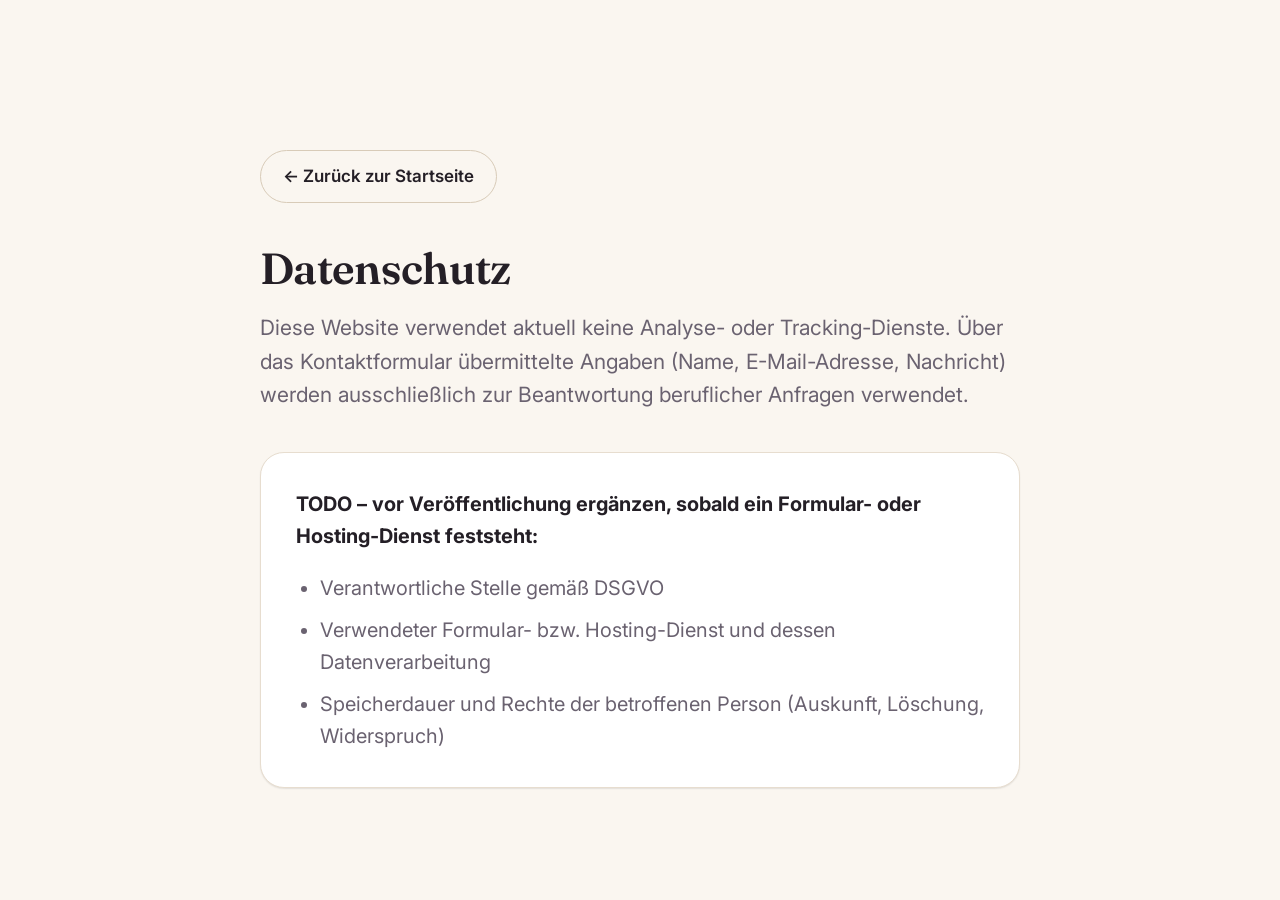
<file: shara-portfolio/datenschutz.html>
<!DOCTYPE html>
<html lang="de" data-theme="light">
<head>
  <meta charset="UTF-8" />
  <meta name="viewport" content="width=device-width, initial-scale=1.0" />
  <meta name="robots" content="noindex, follow" />
  <title>Datenschutz | Haskar Shara Bor</title>
  <link rel="icon" type="image/svg+xml" href="assets/favicon.svg" />
  <link rel="preconnect" href="https://fonts.googleapis.com" />
  <link rel="preconnect" href="https://fonts.gstatic.com" crossorigin />
  <link href="https://fonts.googleapis.com/css2?family=Fraunces:ital,opsz,wght@0,9..144,500;0,9..144,600;1,9..144,500&family=Inter:wght@400;500;600;700;800&display=swap" rel="stylesheet" />
  <link rel="stylesheet" href="css/style.css" />
</head>
<body>
  <main id="main" class="section container" style="padding-top: calc(var(--nav-h) + 3rem); max-width: 760px;">
    <a href="index.html" class="btn btn--ghost btn--sm" style="margin-bottom: 2rem;">&larr; Zurück zur Startseite</a>
    <h1 class="section-title">Datenschutz</h1>
    <p class="section-lead" style="margin-bottom: 2rem;">
      Diese Website verwendet aktuell keine Analyse- oder Tracking-Dienste. Über das Kontaktformular
      übermittelte Angaben (Name, E-Mail-Adresse, Nachricht) werden ausschließlich zur Beantwortung
      beruflicher Anfragen verwendet.
    </p>
    <div class="card" style="padding: 1.75rem;">
      <p><strong>TODO – vor Veröffentlichung ergänzen, sobald ein Formular- oder Hosting-Dienst feststeht:</strong></p>
      <ul style="margin-top: 1rem; display: grid; gap: 0.5rem; padding-left: 1.2rem; list-style: disc; color: var(--color-text-muted);">
        <li>Verantwortliche Stelle gemäß DSGVO</li>
        <li>Verwendeter Formular- bzw. Hosting-Dienst und dessen Datenverarbeitung</li>
        <li>Speicherdauer und Rechte der betroffenen Person (Auskunft, Löschung, Widerspruch)</li>
      </ul>
    </div>
  </main>
</body>
</html>
</file>
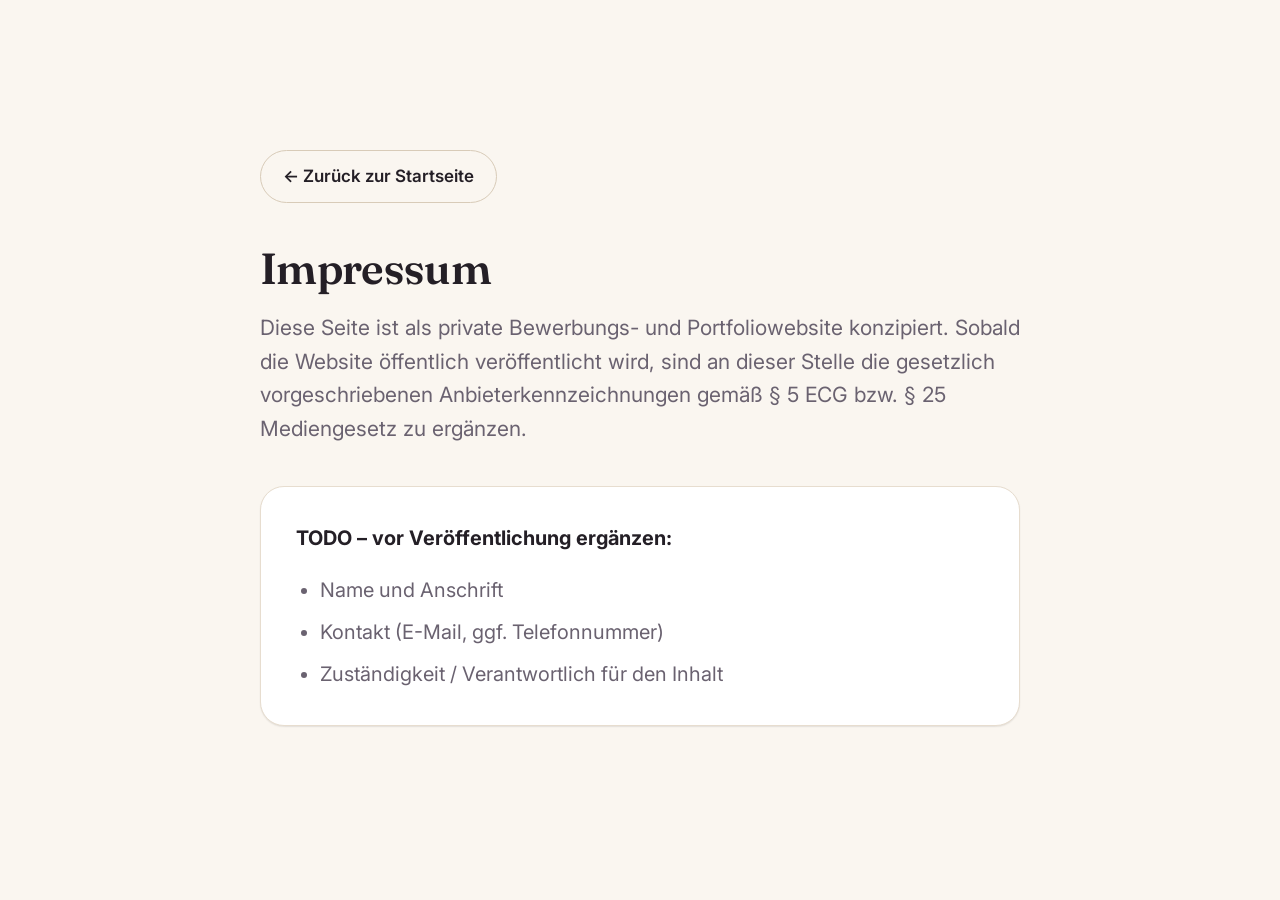
<file: shara-portfolio/impressum.html>
<!DOCTYPE html>
<html lang="de" data-theme="light">
<head>
  <meta charset="UTF-8" />
  <meta name="viewport" content="width=device-width, initial-scale=1.0" />
  <meta name="robots" content="noindex, follow" />
  <title>Impressum | Haskar Shara Bor</title>
  <link rel="icon" type="image/svg+xml" href="assets/favicon.svg" />
  <link rel="preconnect" href="https://fonts.googleapis.com" />
  <link rel="preconnect" href="https://fonts.gstatic.com" crossorigin />
  <link href="https://fonts.googleapis.com/css2?family=Fraunces:ital,opsz,wght@0,9..144,500;0,9..144,600;1,9..144,500&family=Inter:wght@400;500;600;700;800&display=swap" rel="stylesheet" />
  <link rel="stylesheet" href="css/style.css" />
</head>
<body>
  <main id="main" class="section container" style="padding-top: calc(var(--nav-h) + 3rem); max-width: 760px;">
    <a href="index.html" class="btn btn--ghost btn--sm" style="margin-bottom: 2rem;">&larr; Zurück zur Startseite</a>
    <h1 class="section-title">Impressum</h1>
    <p class="section-lead" style="margin-bottom: 2rem;">
      Diese Seite ist als private Bewerbungs- und Portfoliowebsite konzipiert. Sobald die Website öffentlich
      veröffentlicht wird, sind an dieser Stelle die gesetzlich vorgeschriebenen Anbieterkennzeichnungen
      gemäß § 5 ECG bzw. § 25 Mediengesetz zu ergänzen.
    </p>
    <div class="card" style="padding: 1.75rem;">
      <p><strong>TODO – vor Veröffentlichung ergänzen:</strong></p>
      <ul style="margin-top: 1rem; display: grid; gap: 0.5rem; padding-left: 1.2rem; list-style: disc; color: var(--color-text-muted);">
        <li>Name und Anschrift</li>
        <li>Kontakt (E-Mail, ggf. Telefonnummer)</li>
        <li>Zuständigkeit / Verantwortlich für den Inhalt</li>
      </ul>
    </div>
  </main>
</body>
</html>
</file>
<file: shara-portfolio/css/style.css>
/* =========================================================
   Haskar Shara Bor – Portfolio
   Design System & Layout
   ========================================================= */

:root {
  color-scheme: light;

  /* --- Palette (light) --- */
  --color-bg: #faf6f0;
  --color-bg-alt: #f2ebe1;
  --color-surface: #ffffff;
  --color-surface-alt: #fbf8f4;
  --color-text: #241f26;
  --color-text-muted: #6a6270;
  --color-text-soft: #8b8390;
  --color-border: #e7ddcf;
  --color-border-strong: #d8cbb8;

  --color-accent: #7c2a3a;
  --color-accent-dark: #591d29;
  --color-accent-soft: #f4e2e0;
  --color-accent-contrast: #ffffff;
  --color-gold: #a9803f;
  --color-gold-soft: #f2e8d4;

  --color-success: #2f6d4f;
  --color-danger: #b3402f;

  --shadow-sm: 0 1px 2px rgba(36, 31, 38, 0.06), 0 1px 1px rgba(36, 31, 38, 0.04);
  --shadow-md: 0 8px 24px -8px rgba(36, 31, 38, 0.16);
  --shadow-lg: 0 24px 48px -16px rgba(36, 31, 38, 0.22);

  --radius-sm: 10px;
  --radius-md: 16px;
  --radius-lg: 24px;
  --radius-pill: 999px;

  --font-display: "Fraunces", "Iowan Old Style", Georgia, serif;
  --font-body: "Inter", -apple-system, BlinkMacSystemFont, "Segoe UI", sans-serif;

  --container-w: 1320px;

  --transition-fast: 160ms ease;
  --transition-base: 260ms cubic-bezier(0.22, 1, 0.36, 1);
  --transition-slow: 480ms cubic-bezier(0.22, 1, 0.36, 1);

  --nav-h: 90px;
}

[data-theme="dark"] {
  color-scheme: dark;

  --color-bg: #18141b;
  --color-bg-alt: #201a23;
  --color-surface: #241e28;
  --color-surface-alt: #2a232e;
  --color-text: #f4efe9;
  --color-text-muted: #bcb2ba;
  --color-text-soft: #948a92;
  --color-border: #38303c;
  --color-border-strong: #463c4a;

  --color-accent: #e08a97;
  --color-accent-dark: #f0aab3;
  --color-accent-soft: #3a2429;
  --color-accent-contrast: #241017;
  --color-gold: #d8b876;
  --color-gold-soft: #362d1f;

  --shadow-sm: 0 1px 2px rgba(0, 0, 0, 0.3);
  --shadow-md: 0 8px 24px -8px rgba(0, 0, 0, 0.5);
  --shadow-lg: 0 24px 48px -16px rgba(0, 0, 0, 0.6);
}

/* =========================================================
   Reset
   ========================================================= */

*,
*::before,
*::after {
  box-sizing: border-box;
}

html {
  scroll-behavior: smooth;
  -webkit-text-size-adjust: 100%;
  /* Basis für alle rem-Werte: 20px statt Browser-Default 16px,
     damit die gesamte UI (Überschriften, Buttons, Tags, Abstände)
     überall gleich groß rendert – muss auf html stehen, nicht auf body,
     da rem sich ausschließlich auf das Root-Element bezieht. */
  font-size: 20px;
}

body {
  margin: 0;
  background: var(--color-bg);
  color: var(--color-text);
  font-family: var(--font-body);
  font-size: 1rem;
  line-height: 1.6;
  -webkit-font-smoothing: antialiased;
  overflow-x: hidden;
  transition: background var(--transition-base), color var(--transition-base);
}

img,
video {
  max-width: 100%;
  display: block;
}

a {
  color: inherit;
  text-decoration: none;
}

ul {
  margin: 0;
  padding: 0;
  list-style: none;
}

button {
  font: inherit;
  color: inherit;
  background: none;
  border: none;
  cursor: pointer;
}

h1,
h2,
h3,
h4 {
  font-family: var(--font-display);
  font-weight: 600;
  line-height: 1.15;
  margin: 0;
  color: var(--color-text);
}

p {
  margin: 0;
}

svg {
  display: block;
}

.icon {
  width: 20px;
  height: 20px;
  fill: none;
  stroke: currentColor;
  stroke-width: 1.8;
  stroke-linecap: round;
  stroke-linejoin: round;
  flex-shrink: 0;
}

:focus-visible {
  outline: 3px solid var(--color-accent);
  outline-offset: 3px;
  border-radius: 4px;
}

@media (prefers-reduced-motion: reduce) {
  html {
    scroll-behavior: auto;
  }
  *,
  *::before,
  *::after {
    animation-duration: 0.001ms !important;
    animation-iteration-count: 1 !important;
    transition-duration: 0.001ms !important;
    scroll-behavior: auto !important;
  }
}

.sr-only {
  position: absolute;
  width: 1px;
  height: 1px;
  padding: 0;
  margin: -1px;
  overflow: hidden;
  clip: rect(0, 0, 0, 0);
  white-space: nowrap;
  border: 0;
}

.skip-link {
  position: absolute;
  left: 1rem;
  top: -80px;
  background: var(--color-accent);
  color: var(--color-accent-contrast);
  padding: 0.75rem 1.25rem;
  border-radius: var(--radius-sm);
  z-index: 2000;
  transition: top var(--transition-fast);
  font-weight: 600;
}

.skip-link:focus {
  top: 1rem;
}

/* =========================================================
   Layout helpers
   ========================================================= */

.container {
  width: 100%;
  max-width: var(--container-w);
  margin-inline: auto;
  padding-inline: 1.5rem;
}

section {
  scroll-margin-top: calc(var(--nav-h) + 12px);
}

.section {
  padding: clamp(4rem, 8vw, 7rem) 0;
}

.section--alt {
  background:
    radial-gradient(70% 55% at 10% 0%, color-mix(in srgb, var(--color-accent) 5%, transparent), transparent 62%),
    radial-gradient(60% 50% at 95% 100%, color-mix(in srgb, var(--color-gold) 5%, transparent), transparent 60%),
    var(--color-bg-alt);
}

.section-head {
  max-width: 720px;
  margin-bottom: clamp(2.5rem, 5vw, 3.5rem);
}

/* Eyebrow als Pill-Chip statt Linie – wirkt moderner und rahmt die Section-Köpfe */
.eyebrow {
  display: inline-flex;
  align-items: center;
  gap: 0.5rem;
  font-size: 0.78rem;
  font-weight: 600;
  letter-spacing: 0.08em;
  text-transform: uppercase;
  color: var(--color-accent);
  background: color-mix(in srgb, var(--color-accent-soft) 72%, transparent);
  border: 1px solid color-mix(in srgb, var(--color-accent) 22%, transparent);
  padding: 0.42rem 0.95rem;
  border-radius: var(--radius-pill);
  margin-bottom: 1rem;
}

.eyebrow::before {
  content: "";
  width: 7px;
  height: 7px;
  background: var(--color-accent);
  border-radius: 50%;
}

.section-title {
  font-size: clamp(1.8rem, 3.4vw, 2.6rem);
  letter-spacing: -0.015em;
  margin-bottom: 0.9rem;
}

.section-lead {
  color: var(--color-text-muted);
  font-size: 1.05rem;
  max-width: 60ch;
}

/* Buttons */

.btn {
  display: inline-flex;
  align-items: center;
  gap: 0.55rem;
  padding: 0.85rem 1.5rem;
  border-radius: var(--radius-pill);
  font-weight: 600;
  font-size: 0.95rem;
  transition: transform var(--transition-fast), box-shadow var(--transition-fast), background var(--transition-fast), color var(--transition-fast), border-color var(--transition-fast);
  border: 1px solid transparent;
  white-space: nowrap;
}

.btn:hover {
  transform: translateY(-2px);
}

.btn--primary {
  position: relative;
  overflow: hidden;
  background: linear-gradient(135deg, var(--color-accent), var(--color-accent-dark));
  color: var(--color-accent-contrast);
  box-shadow: inset 0 1px 0 rgba(255, 255, 255, 0.18), var(--shadow-sm);
}

/* Dezenter Licht-Sheen, der beim Hover über den Button läuft */
.btn--primary::after {
  content: "";
  position: absolute;
  inset: 0;
  background: linear-gradient(110deg, transparent 30%, rgba(255, 255, 255, 0.25) 50%, transparent 70%);
  transform: translateX(-130%);
  transition: transform 600ms ease;
  pointer-events: none;
}

.btn--primary:hover {
  box-shadow: inset 0 1px 0 rgba(255, 255, 255, 0.18), var(--shadow-md);
}

.btn--primary:hover::after {
  transform: translateX(130%);
}

.btn--secondary {
  background: var(--color-surface);
  color: var(--color-text);
  border-color: var(--color-border-strong);
}

.btn--secondary:hover {
  border-color: var(--color-accent);
  color: var(--color-accent);
}

.btn--ghost {
  background: transparent;
  color: var(--color-text);
  border-color: var(--color-border-strong);
}

.btn--ghost:hover {
  border-color: var(--color-accent);
  color: var(--color-accent);
}

.btn--sm {
  padding: 0.6rem 1.1rem;
  font-size: 0.85rem;
}

.btn[disabled],
.btn.is-disabled {
  opacity: 0.5;
  cursor: not-allowed;
  transform: none !important;
  box-shadow: none !important;
}

.btn-row {
  display: flex;
  flex-wrap: wrap;
  gap: 0.9rem;
}

.tag {
  display: inline-flex;
  align-items: center;
  gap: 0.4rem;
  padding: 0.4rem 0.85rem;
  border-radius: var(--radius-pill);
  background: var(--color-surface);
  border: 1px solid var(--color-border);
  font-size: 0.82rem;
  font-weight: 500;
  color: var(--color-text-muted);
}

.card {
  background: var(--color-surface);
  border: 1px solid var(--color-border);
  border-radius: var(--radius-lg);
  box-shadow: var(--shadow-sm);
  transition: box-shadow var(--transition-base), transform var(--transition-base), border-color var(--transition-base);
}

.card:hover {
  box-shadow: var(--shadow-md);
  border-color: var(--color-border-strong);
}

/* =========================================================
   Navigation
   ========================================================= */

.nav {
  position: fixed;
  top: 0;
  left: 0;
  right: 0;
  height: var(--nav-h);
  z-index: 1000;
  display: flex;
  align-items: center;
  background: color-mix(in srgb, var(--color-bg) 78%, transparent);
  backdrop-filter: blur(14px) saturate(140%);
  -webkit-backdrop-filter: blur(14px) saturate(140%);
  border-bottom: 1px solid transparent;
  transition: border-color var(--transition-base), box-shadow var(--transition-base), background var(--transition-base);
}

.nav.is-scrolled {
  border-bottom-color: var(--color-border);
  box-shadow: var(--shadow-sm);
}

.nav__inner {
  display: flex;
  align-items: center;
  justify-content: space-between;
  gap: 1rem;
  width: 100%;
}

.nav__brand {
  display: flex;
  align-items: center;
  gap: 0.7rem;
  font-weight: 600;
}

.nav__logo {
  display: inline-flex;
  align-items: center;
  justify-content: center;
  width: 40px;
  height: 40px;
  border-radius: 50%;
  background: linear-gradient(135deg, var(--color-accent), var(--color-accent-dark));
  color: var(--color-accent-contrast);
  font-family: var(--font-display);
  font-size: 1rem;
  letter-spacing: 0.02em;
}

.nav__name {
  font-size: 0.98rem;
  color: var(--color-text);
  white-space: nowrap;
}

.nav__name-sub {
  display: block;
  font-size: 0.72rem;
  font-weight: 400;
  color: var(--color-text-muted);
  white-space: nowrap;
}

.nav__links {
  display: flex;
  align-items: center;
  gap: 0.25rem;
}

.nav__link {
  position: relative;
  padding: 0.55rem 0.65rem;
  border-radius: var(--radius-pill);
  font-size: 0.82rem;
  font-weight: 500;
  white-space: nowrap;
  color: var(--color-text-muted);
  transition: color var(--transition-fast), background var(--transition-fast);
}

.nav__link:hover {
  color: var(--color-text);
  background: var(--color-bg-alt);
}

.nav__link.is-active {
  color: var(--color-accent);
  background: var(--color-accent-soft);
}

.nav__actions {
  display: flex;
  align-items: center;
  gap: 0.5rem;
}

.icon-btn {
  display: inline-flex;
  align-items: center;
  justify-content: center;
  width: 42px;
  height: 42px;
  border-radius: 50%;
  border: 1px solid var(--color-border);
  color: var(--color-text);
  transition: border-color var(--transition-fast), color var(--transition-fast), background var(--transition-fast);
}

.icon-btn:hover {
  border-color: var(--color-accent);
  color: var(--color-accent);
}

.lang-toggle {
  font-family: var(--font-body);
  font-size: 0.8rem;
  font-weight: 700;
  letter-spacing: 0.02em;
}

.theme-toggle .icon-sun {
  display: none;
}

[data-theme="dark"] .theme-toggle .icon-sun {
  display: block;
}

[data-theme="dark"] .theme-toggle .icon-moon {
  display: none;
}

.nav__burger {
  display: none;
  width: 42px;
  height: 42px;
  border-radius: 50%;
  border: 1px solid var(--color-border);
  align-items: center;
  justify-content: center;
  position: relative;
}

.nav__burger span {
  position: absolute;
  width: 18px;
  height: 2px;
  background: currentColor;
  border-radius: 2px;
  transition: transform var(--transition-fast), opacity var(--transition-fast);
}

.nav__burger span:nth-child(1) {
  transform: translateY(-6px);
}

.nav__burger span:nth-child(3) {
  transform: translateY(6px);
}

.nav__burger[aria-expanded="true"] span:nth-child(1) {
  transform: rotate(45deg);
}

.nav__burger[aria-expanded="true"] span:nth-child(2) {
  opacity: 0;
}

.nav__burger[aria-expanded="true"] span:nth-child(3) {
  transform: rotate(-45deg);
}

/* Mobile nav */

/* Etwas unterhalb der vollen Breite: Untertitel ausblenden, damit die
   8 Nav-Links neben dem Brand-Text Platz haben (größere rem-Basis). */
@media (max-width: 1399px) {
  .nav__name-sub {
    display: none;
  }
}

/* Burger-Menü früher aktivieren: mit 20px rem-Basis passen die 8 Links
   erst ab ~1250px Viewport-Breite einzeilig in den Header. */
@media (max-width: 1249px) {
  .nav__links {
    position: fixed;
    top: var(--nav-h);
    left: 0;
    right: 0;
    height: calc(100vh - var(--nav-h));
    height: calc(100dvh - var(--nav-h));
    flex-direction: column;
    align-items: stretch;
    gap: 0.25rem;
    background: var(--color-bg);
    padding: 1.5rem;
    transform: translateX(100%);
    transition: transform var(--transition-base);
    overflow-y: auto;
  }

  .nav__links.is-open {
    transform: translateX(0);
  }

  .nav__link {
    padding: 0.95rem 1rem;
    font-size: 1.05rem;
    border-radius: var(--radius-md);
  }

  .nav__burger {
    display: inline-flex;
  }

  .nav__name-sub {
    display: none;
  }
}

/* Back to top */

.back-to-top {
  position: fixed;
  right: 1.5rem;
  bottom: 1.5rem;
  width: 48px;
  height: 48px;
  border-radius: 50%;
  background: var(--color-accent);
  color: var(--color-accent-contrast);
  display: flex;
  align-items: center;
  justify-content: center;
  box-shadow: var(--shadow-md);
  opacity: 0;
  visibility: hidden;
  transform: translateY(12px);
  transition: opacity var(--transition-base), transform var(--transition-base), visibility var(--transition-base);
  z-index: 900;
}

.back-to-top.is-visible {
  opacity: 1;
  visibility: visible;
  transform: translateY(0);
}

.back-to-top:hover {
  background: var(--color-accent-dark);
}

/* =========================================================
   Hero
   ========================================================= */

.hero {
  position: relative;
  padding-top: calc(var(--nav-h) + clamp(2.5rem, 6vw, 5rem));
  padding-bottom: clamp(3rem, 6vw, 5rem);
  overflow: hidden;
}

.hero::before {
  content: "";
  position: absolute;
  inset: -20% -10% auto -10%;
  height: 620px;
  background: radial-gradient(60% 60% at 30% 20%, color-mix(in srgb, var(--color-accent) 16%, transparent), transparent 70%),
    radial-gradient(50% 50% at 80% 10%, color-mix(in srgb, var(--color-gold) 14%, transparent), transparent 70%);
  pointer-events: none;
  z-index: 0;
}

.hero__inner {
  position: relative;
  z-index: 1;
  display: grid;
  grid-template-columns: 1.15fr 0.85fr;
  gap: clamp(2rem, 5vw, 4rem);
  align-items: center;
}

.hero__title {
  font-size: clamp(2.3rem, 5vw, 3.6rem);
  letter-spacing: -0.01em;
}

.hero__title em {
  font-style: italic;
  background: linear-gradient(100deg, var(--color-accent) 20%, var(--color-gold) 95%);
  -webkit-background-clip: text;
  background-clip: text;
  color: transparent;
}

.hero__subtitle {
  margin-top: 1.35rem;
  font-size: 1.1rem;
  color: var(--color-text-muted);
  max-width: 56ch;
}

.hero__facts {
  display: flex;
  flex-wrap: wrap;
  gap: 0.6rem;
  margin-top: 1.75rem;
}

.hero__actions {
  margin-top: 2.25rem;
}

.hero__portrait-wrap {
  position: relative;
  display: flex;
  justify-content: center;
}

/* Weicher Akzent-Glow hinter dem Porträt */
.hero__portrait-wrap::before {
  content: "";
  position: absolute;
  width: 82%;
  aspect-ratio: 1;
  border-radius: 50%;
  top: -7%;
  right: -5%;
  background: radial-gradient(circle, color-mix(in srgb, var(--color-accent) 20%, transparent), transparent 70%);
  pointer-events: none;
  z-index: 0;
}

.hero__portrait-frame {
  position: relative;
  z-index: 1;
  width: min(100%, 380px);
  aspect-ratio: 4 / 5;
  border-radius: calc(var(--radius-lg) + 6px);
  overflow: hidden;
  box-shadow: 0 0 0 6px color-mix(in srgb, var(--color-surface) 65%, transparent), var(--shadow-lg);
  border: 1px solid var(--color-border);
}

.hero__portrait-frame img {
  width: 100%;
  height: 100%;
  object-fit: cover;
}

.hero__portrait-badge {
  position: absolute;
  bottom: -18px;
  left: -18px;
  background: var(--color-surface);
  border: 1px solid var(--color-border);
  border-radius: var(--radius-md);
  padding: 0.9rem 1.15rem;
  box-shadow: var(--shadow-md);
  display: flex;
  align-items: center;
  gap: 0.6rem;
  max-width: 230px;
}

.hero__portrait-badge .icon {
  color: var(--color-accent);
}

.hero__portrait-badge strong {
  display: block;
  font-size: 0.85rem;
}

.hero__portrait-badge span {
  display: block;
  font-size: 0.76rem;
  color: var(--color-text-muted);
}

@media (max-width: 900px) {
  .hero__inner {
    grid-template-columns: 1fr;
    text-align: left;
  }

  .hero__portrait-wrap {
    order: -1;
    margin-bottom: 1rem;
  }

  .hero__portrait-frame {
    width: min(100%, 300px);
  }
}

/* =========================================================
   About / Das bin ich
   ========================================================= */

.about__grid {
  display: grid;
  grid-template-columns: 1.05fr 0.95fr;
  gap: clamp(2.5rem, 5vw, 4rem);
  align-items: start;
}

.about__text > p + p {
  margin-top: 1.1rem;
}

.about__traits {
  display: grid;
  grid-template-columns: repeat(2, 1fr);
  gap: 0.9rem;
  margin-top: 1.75rem;
}

.trait {
  display: flex;
  align-items: flex-start;
  gap: 0.7rem;
  padding: 0.9rem 1rem;
  border-radius: var(--radius-md);
  background: var(--color-surface);
  border: 1px solid var(--color-border);
}

.trait .icon {
  color: var(--color-accent);
  margin-top: 0.15rem;
}

.trait strong {
  display: block;
  font-size: 0.92rem;
}

.trait span {
  font-size: 0.82rem;
  color: var(--color-text-muted);
}

.highlight-card {
  margin-top: 2rem;
  padding: 1.5rem;
  border-radius: var(--radius-lg);
  background: linear-gradient(135deg, var(--color-accent-soft), var(--color-gold-soft));
  border: 1px solid var(--color-border);
  display: flex;
  gap: 1rem;
}

.highlight-card__icon {
  flex-shrink: 0;
  width: 52px;
  height: 52px;
  border-radius: 50%;
  background: var(--color-accent);
  color: var(--color-accent-contrast);
  display: flex;
  align-items: center;
  justify-content: center;
}

.highlight-card__body h3 {
  font-size: 1.05rem;
  margin-bottom: 0.4rem;
}

.highlight-card__body p {
  font-size: 0.92rem;
  color: var(--color-text-muted);
}

.girlsday-gallery {
  display: grid;
  grid-template-columns: 1.2fr 1fr;
  gap: 0.9rem;
}

.girlsday-gallery__item {
  position: relative;
  border-radius: var(--radius-lg);
  overflow: hidden;
  border: 1px solid var(--color-border);
  box-shadow: var(--shadow-sm);
  cursor: zoom-in;
  background: var(--color-surface);
}

.girlsday-gallery__item:first-child {
  grid-row: span 2;
}

.girlsday-gallery__item img {
  width: 100%;
  height: 100%;
  object-fit: cover;
  transition: transform var(--transition-slow);
}

.girlsday-gallery__item:hover img {
  transform: scale(1.05);
}

.girlsday-gallery__item::after {
  content: "";
  position: absolute;
  inset: 0;
  background: linear-gradient(to top, rgba(0, 0, 0, 0.35), transparent 45%);
  opacity: 0;
  transition: opacity var(--transition-fast);
}

.girlsday-gallery__item:hover::after {
  opacity: 1;
}

.girlsday-gallery__caption {
  position: absolute;
  left: 0.9rem;
  bottom: 0.8rem;
  color: #fff;
  font-size: 0.8rem;
  font-weight: 600;
  opacity: 0;
  transform: translateY(6px);
  transition: opacity var(--transition-fast), transform var(--transition-fast);
}

.girlsday-gallery__item:hover .girlsday-gallery__caption {
  opacity: 1;
  transform: translateY(0);
}

@media (max-width: 900px) {
  .about__grid {
    grid-template-columns: 1fr;
  }

  .about__traits {
    grid-template-columns: 1fr 1fr;
  }
}

@media (max-width: 560px) {
  .about__traits {
    grid-template-columns: 1fr;
  }

  .girlsday-gallery {
    grid-template-columns: 1fr;
  }

  .girlsday-gallery__item:first-child {
    grid-row: auto;
  }

  .girlsday-gallery__item {
    aspect-ratio: 4/3;
  }
}

/* =========================================================
   Diplomarbeit Case Study
   ========================================================= */

.diploma {
  position: relative;
}

.diploma__meta {
  display: flex;
  flex-wrap: wrap;
  gap: 0.6rem;
  margin: 1rem 0 1.75rem;
}

.diploma__video {
  border-radius: var(--radius-lg);
  overflow: hidden;
  border: 1px solid var(--color-border);
  box-shadow: var(--shadow-lg);
  background: #000;
  margin-bottom: clamp(2.5rem, 5vw, 3.5rem);
}

.diploma__video iframe {
  width: 100%;
  display: block;
  aspect-ratio: 16 / 9;
  min-height: 320px;
  border: 0;
  background: #000;
}

.diploma__video-caption {
  padding: 0.9rem 1.25rem 0.4rem;
  background: var(--color-surface);
  color: var(--color-text-muted);
  font-size: 0.85rem;
  border-top: 1px solid var(--color-border);
}

.diploma__video-fallback {
  padding: 0 1.25rem 1rem;
  background: var(--color-surface);
  color: var(--color-text-muted);
  font-size: 0.85rem;
}

.diploma__video-fallback a {
  color: var(--color-accent);
  text-decoration: underline;
}

.case-study {
  display: grid;
  gap: 1.1rem;
}

.case-step {
  display: grid;
  grid-template-columns: 56px 1fr;
  gap: 1.1rem;
  padding: 1.4rem;
  border-radius: var(--radius-lg);
  background: var(--color-surface);
  border: 1px solid var(--color-border);
}

.case-step__index {
  width: 42px;
  height: 42px;
  border-radius: 50%;
  background: var(--color-accent-soft);
  color: var(--color-accent);
  display: flex;
  align-items: center;
  justify-content: center;
  font-family: var(--font-display);
  font-weight: 600;
}

.case-step h3 {
  font-size: 1.05rem;
  margin-bottom: 0.45rem;
}

.case-step p {
  color: var(--color-text-muted);
  font-size: 0.95rem;
}

.case-step ul {
  margin-top: 0.6rem;
  display: grid;
  gap: 0.4rem;
}

.case-step li {
  display: flex;
  gap: 0.5rem;
  font-size: 0.92rem;
  color: var(--color-text-muted);
}

.case-step li .icon {
  width: 16px;
  height: 16px;
  color: var(--color-success);
  margin-top: 0.25rem;
  flex-shrink: 0;
}

.case-step__tools {
  display: flex;
  flex-wrap: wrap;
  gap: 0.5rem;
  margin-top: 0.7rem;
}

.diploma__gallery {
  margin-top: clamp(2.5rem, 5vw, 3.5rem);
}

.diploma__gallery-grid {
  display: grid;
  grid-template-columns: repeat(3, 1fr);
  gap: 1rem;
}

.diploma__gallery-item {
  border-radius: var(--radius-md);
  overflow: hidden;
  border: 1px solid var(--color-border);
  background: var(--color-surface);
  cursor: zoom-in;
  aspect-ratio: 1 / 1;
}

.diploma__gallery-item img {
  width: 100%;
  height: 100%;
  object-fit: contain;
  padding: 0.6rem;
  transition: transform var(--transition-base);
}

.diploma__gallery-item:hover img {
  transform: scale(1.04);
}

/* Stumme Mini-Animation-Kachel (Weihnachtsspot-Ausschnitt) bei den Charakteren */
.diploma__gallery-item--clip {
  cursor: default;
  position: relative;
  background: #000;
}

.diploma__gallery-clip {
  width: 100%;
  height: 100%;
  object-fit: cover;
  display: block;
}

.diploma__actions {
  margin-top: clamp(2rem, 4vw, 3rem);
}

@media (max-width: 720px) {
  .case-step {
    grid-template-columns: 1fr;
  }

  .case-step__index {
    display: none;
  }

  .diploma__gallery-grid {
    grid-template-columns: repeat(2, 1fr);
  }
}

/* =========================================================
   Projects
   ========================================================= */

.project-grid {
  display: grid;
  gap: 2rem;
}

/* Showcase: Flyer-Reihe oben, Beschreibung darunter */

.project-showcase {
  overflow: hidden;
  padding: clamp(1.5rem, 3vw, 2rem);
}

.project-showcase__gallery {
  display: grid;
  grid-template-columns: repeat(3, 1fr);
  gap: 1rem;
  margin-bottom: 1.75rem;
}

.project-showcase__flyer {
  display: block;
  aspect-ratio: 1 / 1;
  border-radius: var(--radius-md);
  overflow: hidden;
  border: 1px solid var(--color-border);
  background: var(--color-bg-alt);
  cursor: zoom-in;
  transition: transform var(--transition-base), box-shadow var(--transition-base), border-color var(--transition-base);
}

.project-showcase__flyer:hover {
  transform: translateY(-3px);
  box-shadow: var(--shadow-md);
  border-color: var(--color-border-strong);
}

.project-showcase__flyer picture {
  display: block;
  width: 100%;
  height: 100%;
}

.project-showcase__flyer img {
  width: 100%;
  height: 100%;
  object-fit: contain;
  padding: 0.5rem;
}

.project-showcase__body {
  max-width: 70ch;
  display: flex;
  flex-direction: column;
  gap: 0.7rem;
}

.project-showcase__title {
  font-size: clamp(1.3rem, 2.5vw, 1.65rem);
}

.project-showcase__desc {
  font-size: 0.98rem;
  color: var(--color-text-muted);
  line-height: 1.7;
}

.project-showcase__role {
  font-size: 0.92rem;
  color: var(--color-text-muted);
}

.project-showcase__role strong {
  color: var(--color-text);
  font-weight: 600;
}

.project-card__category {
  font-size: 0.76rem;
  font-weight: 700;
  letter-spacing: 0.05em;
  text-transform: uppercase;
  color: var(--color-accent);
}

.project-card__period {
  font-size: 0.82rem;
  color: var(--color-text-soft);
}

.project-card__tags {
  display: flex;
  flex-wrap: wrap;
  gap: 0.4rem;
  margin-top: 0.2rem;
}

/* Auf schmalen Bildschirmen: Flyer als horizontale Swipe-Reihe */
@media (max-width: 640px) {
  .project-showcase__gallery {
    grid-template-columns: none;
    grid-auto-flow: column;
    grid-auto-columns: 72%;
    overflow-x: auto;
    scroll-snap-type: x mandatory;
    -webkit-overflow-scrolling: touch;
    padding-bottom: 0.5rem;
  }

  .project-showcase__flyer {
    scroll-snap-align: center;
  }
}

/* Modal */

.modal-overlay {
  position: fixed;
  inset: 0;
  background: rgba(20, 16, 20, 0.6);
  backdrop-filter: blur(4px);
  display: flex;
  align-items: center;
  justify-content: center;
  padding: 1.5rem;
  z-index: 2000;
  opacity: 0;
  visibility: hidden;
  transition: opacity var(--transition-base), visibility var(--transition-base);
}

.modal-overlay.is-open {
  opacity: 1;
  visibility: visible;
}

.modal {
  background: var(--color-surface);
  border-radius: var(--radius-lg);
  max-width: 780px;
  width: 100%;
  max-height: 88vh;
  overflow-y: auto;
  box-shadow: var(--shadow-lg);
  transform: translateY(16px) scale(0.98);
  transition: transform var(--transition-base);
  position: relative;
}

.modal-overlay.is-open .modal {
  transform: translateY(0) scale(1);
}

.modal__close {
  position: absolute;
  top: 1rem;
  right: 1rem;
  width: 40px;
  height: 40px;
  border-radius: 50%;
  background: var(--color-surface);
  border: 1px solid var(--color-border);
  display: flex;
  align-items: center;
  justify-content: center;
  z-index: 2;
}

.modal__close:hover {
  border-color: var(--color-accent);
  color: var(--color-accent);
}

.modal__gallery {
  display: grid;
  grid-template-columns: repeat(2, 1fr);
  gap: 0.75rem;
  padding: 1.5rem;
}

.modal__gallery img {
  border-radius: var(--radius-sm);
  border: 1px solid var(--color-border);
  aspect-ratio: 4/5;
  object-fit: cover;
  width: 100%;
  cursor: zoom-in;
}

.modal__body {
  padding: 0 1.5rem 1.75rem;
}

.modal__body h3 {
  font-size: 1.3rem;
  margin-bottom: 0.6rem;
}

.modal__body p + p {
  margin-top: 0.7rem;
}

.modal__meta-row {
  display: flex;
  flex-wrap: wrap;
  gap: 0.5rem;
  margin: 1rem 0;
}

.modal__section-label {
  font-size: 0.78rem;
  font-weight: 700;
  text-transform: uppercase;
  letter-spacing: 0.05em;
  color: var(--color-text-soft);
  margin: 1.3rem 0 0.5rem;
}

@media (max-width: 560px) {
  .modal__gallery {
    grid-template-columns: 1fr;
  }
}

/* Lightbox */

.lightbox {
  position: fixed;
  inset: 0;
  background: rgba(10, 8, 10, 0.92);
  display: flex;
  align-items: center;
  justify-content: center;
  z-index: 3000;
  padding: 2rem;
  opacity: 0;
  visibility: hidden;
  transition: opacity var(--transition-base), visibility var(--transition-base);
}

.lightbox.is-open {
  opacity: 1;
  visibility: visible;
}

.lightbox img {
  max-width: min(90vw, 1100px);
  max-height: 85vh;
  object-fit: contain;
  border-radius: var(--radius-sm);
}

.lightbox__close,
.lightbox__prev,
.lightbox__next {
  position: absolute;
  width: 48px;
  height: 48px;
  border-radius: 50%;
  background: rgba(255, 255, 255, 0.12);
  color: #fff;
  display: flex;
  align-items: center;
  justify-content: center;
  transition: background var(--transition-fast);
}

.lightbox__close:hover,
.lightbox__prev:hover,
.lightbox__next:hover {
  background: rgba(255, 255, 255, 0.24);
}

.lightbox__close {
  top: 1.5rem;
  right: 1.5rem;
}

.lightbox__prev {
  left: 1.5rem;
  top: 50%;
  transform: translateY(-50%);
}

.lightbox__next {
  right: 1.5rem;
  top: 50%;
  transform: translateY(-50%);
}

.lightbox__caption {
  position: absolute;
  bottom: 1.5rem;
  left: 50%;
  transform: translateX(-50%);
  color: #fff;
  font-size: 0.85rem;
  text-align: center;
  max-width: 80vw;
  opacity: 0.85;
}

/* =========================================================
   Experience Timeline
   ========================================================= */

.timeline {
  display: grid;
  gap: 1.25rem;
  position: relative;
}

.timeline::before {
  content: "";
  position: absolute;
  left: 27px;
  top: 12px;
  bottom: 12px;
  width: 2px;
  background: var(--color-border);
}

.timeline-item {
  display: grid;
  grid-template-columns: 56px 1fr;
  gap: 1.1rem;
  position: relative;
}

.timeline-item__dot {
  width: 56px;
  height: 56px;
  border-radius: 50%;
  background: var(--color-surface);
  border: 1px solid var(--color-border);
  display: flex;
  align-items: center;
  justify-content: center;
  color: var(--color-accent);
  z-index: 1;
}

.timeline-item.is-current .timeline-item__dot {
  background: var(--color-accent);
  color: var(--color-accent-contrast);
  box-shadow: 0 0 0 6px var(--color-accent-soft);
}

.timeline-item__card {
  padding: 1.3rem 1.5rem;
}

.timeline-item__head {
  display: flex;
  flex-wrap: wrap;
  align-items: center;
  gap: 0.6rem;
  margin-bottom: 0.3rem;
}

.timeline-item__role {
  font-size: 1.05rem;
  font-weight: 700;
}

.timeline-item__status {
  font-size: 0.72rem;
  font-weight: 700;
  text-transform: uppercase;
  letter-spacing: 0.04em;
  padding: 0.25rem 0.6rem;
  border-radius: var(--radius-pill);
  background: var(--color-success);
  color: #fff;
}

.timeline-item__company {
  font-size: 0.92rem;
  color: var(--color-text-muted);
  margin-bottom: 0.2rem;
}

.timeline-item__period {
  font-size: 0.82rem;
  color: var(--color-text-soft);
  margin-bottom: 0.8rem;
}

.timeline-item__tasks {
  display: grid;
  gap: 0.35rem;
}

.timeline-item__tasks li {
  font-size: 0.9rem;
  color: var(--color-text-muted);
  display: flex;
  gap: 0.5rem;
}

.timeline-item__tasks li::before {
  content: "";
  width: 5px;
  height: 5px;
  border-radius: 50%;
  background: var(--color-accent);
  margin-top: 0.55rem;
  flex-shrink: 0;
}

@media (max-width: 640px) {
  .timeline::before {
    left: 23px;
  }
  .timeline-item {
    grid-template-columns: 48px 1fr;
  }
  .timeline-item__dot {
    width: 48px;
    height: 48px;
  }
}

/* Education timeline (simpler, reused styles) */

.edu-list {
  display: grid;
  gap: 1.1rem;
}

.edu-item {
  padding: 1.4rem 1.5rem;
  display: grid;
  grid-template-columns: 56px 1fr;
  gap: 1.1rem;
}

.edu-item__icon {
  width: 52px;
  height: 52px;
  border-radius: 50%;
  background: var(--color-gold-soft);
  color: var(--color-gold);
  display: flex;
  align-items: center;
  justify-content: center;
}

.edu-item__title {
  font-size: 1.02rem;
  margin-bottom: 0.25rem;
}

.edu-item__meta {
  font-size: 0.82rem;
  color: var(--color-text-soft);
  margin-bottom: 0.55rem;
}

.edu-item__desc {
  font-size: 0.92rem;
  color: var(--color-text-muted);
}

@media (max-width: 560px) {
  .edu-item {
    grid-template-columns: 1fr;
  }
  .edu-item__icon {
    display: none;
  }
}

/* =========================================================
   Skills & Languages
   ========================================================= */

.skills-grid {
  display: grid;
  grid-template-columns: repeat(auto-fit, minmax(260px, 1fr));
  gap: 1.25rem;
}

.skill-card {
  padding: 1.4rem 1.5rem;
}

.skill-card__head {
  display: flex;
  align-items: center;
  gap: 0.7rem;
  margin-bottom: 1rem;
}

.skill-card__icon {
  width: 40px;
  height: 40px;
  border-radius: var(--radius-sm);
  background: var(--color-accent-soft);
  color: var(--color-accent);
  display: flex;
  align-items: center;
  justify-content: center;
  flex-shrink: 0;
}

.skill-card__title {
  font-size: 0.98rem;
  font-weight: 700;
  /* Lange deutsche Komposita („Unternehmenssoftware“) dürfen umbrechen,
     statt aus der Karte zu laufen; min-width:0 erlaubt dem Flex-Kind zu schrumpfen. */
  min-width: 0;
  hyphens: auto;
  overflow-wrap: anywhere;
}

.skill-card__tags {
  display: flex;
  flex-wrap: wrap;
  gap: 0.45rem;
}

.languages {
  margin-top: clamp(2.5rem, 5vw, 3.5rem);
  display: grid;
  grid-template-columns: repeat(auto-fit, minmax(220px, 1fr));
  gap: 1rem;
}

.language-card {
  padding: 1.1rem 1.3rem;
  display: flex;
  flex-direction: column;
  gap: 0.75rem;
}

.language-card__head {
  display: flex;
  align-items: baseline;
  justify-content: space-between;
  gap: 1rem;
}

.language-card__name {
  font-weight: 700;
  font-size: 0.98rem;
}

.language-card__level {
  font-size: 0.82rem;
  color: var(--color-accent);
  font-weight: 600;
}

.lang-meter {
  display: flex;
  gap: 0.35rem;
}

.lang-meter__seg {
  flex: 1;
  height: 7px;
  border-radius: 4px;
  background: var(--color-border);
  transition: background var(--transition-base);
}

.lang-meter__seg.is-filled {
  background: linear-gradient(90deg, var(--color-accent), var(--color-gold));
}

/* =========================================================
   Documents
   ========================================================= */

.doc-grid {
  display: grid;
  align-items: start;
}

/* Dokument-Karten (Lebenslauf, Zertifikate) nebeneinander */
#documentCards {
  display: grid;
  grid-template-columns: repeat(auto-fit, minmax(250px, 340px));
  gap: clamp(1.5rem, 3vw, 2rem);
}

.doc-card {
  padding: 1.4rem;
  text-align: center;
}

.doc-card__thumb {
  position: relative;
  border-radius: var(--radius-md);
  overflow: hidden;
  border: 1px solid var(--color-border);
  background: var(--color-bg-alt);
  aspect-ratio: 1 / 1.32;
  display: flex;
  align-items: center;
  justify-content: center;
  cursor: pointer;
  margin-bottom: 1.1rem;
}

.doc-card__thumb canvas,
.doc-card__thumb img {
  width: 100%;
  height: 100%;
  object-fit: contain;
}

.doc-card__thumb-fallback {
  display: flex;
  flex-direction: column;
  align-items: center;
  gap: 0.6rem;
  color: var(--color-text-muted);
}

.doc-card__thumb-overlay {
  position: absolute;
  inset: 0;
  background: rgba(20, 16, 20, 0.45);
  color: #fff;
  display: flex;
  align-items: center;
  justify-content: center;
  gap: 0.4rem;
  font-size: 0.85rem;
  font-weight: 600;
  opacity: 0;
  transition: opacity var(--transition-fast);
}

.doc-card__thumb:hover .doc-card__thumb-overlay {
  opacity: 1;
}

.doc-card__title {
  font-size: 1.05rem;
  margin-bottom: 0.4rem;
}

.doc-card__desc {
  font-size: 0.88rem;
  color: var(--color-text-muted);
  margin-bottom: 1.1rem;
}

.doc-card__actions {
  display: flex;
  flex-wrap: wrap;
  gap: 0.6rem;
  justify-content: center;
}

/* Zertifikate-Slider: horizontales Scroll-Snap-Karussell der PDF-Seiten */

.cert-slider {
  margin-top: clamp(2.5rem, 5vw, 3.5rem);
}

.cert-slider__head {
  display: flex;
  align-items: center;
  justify-content: space-between;
  gap: 1rem;
  margin-bottom: 0.35rem;
}

.cert-slider__head h3 {
  font-size: 1.15rem;
}

.cert-slider__nav {
  display: flex;
  gap: 0.5rem;
}

.cert-slider__note {
  font-size: 0.85rem;
  color: var(--color-text-muted);
  margin-bottom: 1.1rem;
}

.cert-slider__track {
  display: grid;
  grid-auto-flow: column;
  grid-auto-columns: clamp(220px, 24vw, 300px);
  gap: 1rem;
  overflow-x: auto;
  scroll-snap-type: x mandatory;
  padding-bottom: 0.75rem;
  scrollbar-width: thin;
}

.cert-slide {
  scroll-snap-align: start;
  display: flex;
  flex-direction: column;
  text-align: left;
  border-radius: var(--radius-md);
  overflow: hidden;
  border: 1px solid var(--color-border);
  background: var(--color-surface);
  cursor: zoom-in;
  transition: transform var(--transition-base), box-shadow var(--transition-base);
}

.cert-slide:hover {
  transform: translateY(-3px);
  box-shadow: var(--shadow-md);
}

.cert-slide img {
  width: 100%;
  height: auto;
  aspect-ratio: 1000 / 1414;
  object-fit: cover;
  display: block;
  background: #fff;
}

.cert-slide__caption {
  padding: 0.7rem 0.85rem;
  font-size: 0.78rem;
  font-weight: 500;
  color: var(--color-text-muted);
  border-top: 1px solid var(--color-border);
}

@media (max-width: 720px) {
  .cert-slider__track {
    grid-auto-columns: min(72vw, 280px);
  }
}

/* PDF viewer modal */

.pdf-modal .modal {
  max-width: 880px;
}

.pdf-modal__toolbar {
  display: flex;
  align-items: center;
  justify-content: space-between;
  gap: 1rem;
  padding: 1.1rem 1.5rem;
  border-bottom: 1px solid var(--color-border);
  flex-wrap: wrap;
}

.pdf-modal__pages {
  padding: 1.5rem;
  display: grid;
  gap: 1.25rem;
  max-height: 70vh;
  overflow-y: auto;
  background: var(--color-bg-alt);
}

.pdf-modal__pages canvas {
  width: 100%;
  height: auto;
  border-radius: var(--radius-sm);
  box-shadow: var(--shadow-sm);
  background: #fff;
}

.pdf-modal__fallback {
  padding: 2.5rem 1.5rem;
  text-align: center;
  color: var(--color-text-muted);
}

@media (max-width: 720px) {
  .doc-grid {
    grid-template-columns: 1fr;
  }
  .doc-card {
    max-width: 320px;
    margin-inline: auto;
  }
}

/* =========================================================
   Contact
   ========================================================= */

.contact__grid {
  display: grid;
  grid-template-columns: 0.85fr 1.15fr;
  gap: clamp(2rem, 5vw, 3.5rem);
  align-items: start;
}

.contact-info {
  padding: 1.75rem;
}

.contact-info__item {
  display: flex;
  align-items: flex-start;
  gap: 0.9rem;
  padding: 0.9rem 0;
  border-bottom: 1px solid var(--color-border);
}

.contact-info__item:last-of-type {
  border-bottom: none;
}

.contact-info__icon {
  width: 42px;
  height: 42px;
  border-radius: 50%;
  background: var(--color-accent-soft);
  color: var(--color-accent);
  display: flex;
  align-items: center;
  justify-content: center;
  flex-shrink: 0;
}

.contact-info__label {
  font-size: 0.78rem;
  color: var(--color-text-soft);
  text-transform: uppercase;
  letter-spacing: 0.04em;
  margin-bottom: 0.15rem;
}

.contact-info__value {
  font-size: 0.95rem;
  font-weight: 600;
}

.contact-info__value:hover {
  color: var(--color-accent);
}

.contact-note {
  margin-top: 1.3rem;
  font-size: 0.82rem;
  color: var(--color-text-soft);
  padding-top: 1.1rem;
  border-top: 1px dashed var(--color-border);
}

.contact-form {
  padding: 1.75rem;
  display: grid;
  gap: 1.1rem;
}

.form-row {
  display: grid;
  grid-template-columns: 1fr 1fr;
  gap: 1.1rem;
}

.form-field {
  display: grid;
  gap: 0.4rem;
}

.form-field label {
  font-size: 0.85rem;
  font-weight: 600;
}

.form-field input,
.form-field textarea {
  font: inherit;
  padding: 0.8rem 1rem;
  border-radius: var(--radius-sm);
  border: 1px solid var(--color-border-strong);
  background: var(--color-bg);
  color: var(--color-text);
  transition: border-color var(--transition-fast), box-shadow var(--transition-fast);
}

.form-field input:focus,
.form-field textarea:focus {
  border-color: var(--color-accent);
  box-shadow: 0 0 0 3px var(--color-accent-soft);
}

.form-field textarea {
  resize: vertical;
  min-height: 130px;
}

.form-field small {
  font-size: 0.78rem;
  color: var(--color-danger);
  min-height: 1em;
}

.form-honeypot {
  position: absolute;
  left: -9999px;
  width: 1px;
  height: 1px;
  overflow: hidden;
}

.form-status {
  font-size: 0.9rem;
  padding: 0.85rem 1rem;
  border-radius: var(--radius-sm);
  display: none;
}

.form-status.is-visible {
  display: block;
}

.form-status--success {
  background: color-mix(in srgb, var(--color-success) 14%, transparent);
  color: var(--color-success);
}

.form-status--error {
  background: color-mix(in srgb, var(--color-danger) 14%, transparent);
  color: var(--color-danger);
}

@media (max-width: 900px) {
  .contact__grid {
    grid-template-columns: 1fr;
  }
}

@media (max-width: 560px) {
  .form-row {
    grid-template-columns: 1fr;
  }
}

/* =========================================================
   Footer
   ========================================================= */

.footer {
  background: var(--color-bg-alt);
  border-top: 1px solid var(--color-border);
  padding: clamp(3rem, 6vw, 4rem) 0 2rem;
}

.footer__top {
  display: grid;
  grid-template-columns: 1.3fr 1fr 1fr;
  gap: 2.5rem;
  padding-bottom: 2.5rem;
  border-bottom: 1px solid var(--color-border);
}

.footer__brand {
  display: flex;
  align-items: center;
  gap: 0.7rem;
  margin-bottom: 0.9rem;
}

.footer__desc {
  font-size: 0.9rem;
  color: var(--color-text-muted);
  max-width: 34ch;
}

.footer__heading {
  font-size: 0.8rem;
  font-weight: 700;
  text-transform: uppercase;
  letter-spacing: 0.05em;
  color: var(--color-text-soft);
  margin-bottom: 1rem;
}

.footer__links {
  display: grid;
  gap: 0.6rem;
}

.footer__links a {
  font-size: 0.92rem;
  color: var(--color-text-muted);
  transition: color var(--transition-fast);
}

.footer__links a:hover {
  color: var(--color-accent);
}

.footer__social {
  display: flex;
  gap: 0.6rem;
  margin-top: 1rem;
}

.footer__bottom {
  display: flex;
  flex-wrap: wrap;
  align-items: center;
  justify-content: space-between;
  gap: 0.8rem;
  padding-top: 1.5rem;
  font-size: 0.82rem;
  color: var(--color-text-soft);
}

.footer__legal {
  display: flex;
  gap: 1.2rem;
}

@media (max-width: 720px) {
  .footer__top {
    grid-template-columns: 1fr;
    gap: 2rem;
  }
}

/* =========================================================
   Animations
   ========================================================= */

.reveal {
  opacity: 0;
  transform: translateY(24px);
  transition: opacity var(--transition-slow), transform var(--transition-slow);
}

.reveal.is-visible {
  opacity: 1;
  transform: translateY(0);
}

@media (prefers-reduced-motion: reduce) {
  .reveal {
    opacity: 1;
    transform: none;
  }
}

/* Utility */

.text-center {
  text-align: center;
  margin-inline: auto;
}

.mx-auto {
  margin-inline: auto;
}

/* =========================================================
   Print
   ========================================================= */

@media print {
  :root,
  [data-theme="dark"] {
    color-scheme: light;
    --color-bg: #ffffff;
    --color-bg-alt: #ffffff;
    --color-surface: #ffffff;
    --color-text: #111111;
    --color-text-muted: #333333;
    --color-text-soft: #555555;
    --color-border: #cccccc;
    --color-accent: #7c2a3a;
  }

  body {
    font-size: 12pt;
  }

  .nav,
  .back-to-top,
  .nav__burger,
  .theme-toggle,
  .lang-toggle,
  .hero__actions,
  .btn-row,
  .diploma__video,
  .modal-overlay,
  .lightbox,
  .contact-form,
  .girlsday-gallery__caption,
  .footer__social,
  a.icon-btn {
    display: none !important;
  }

  main {
    padding-top: 0 !important;
  }

  .hero {
    padding-top: 1rem;
  }

  .hero::before {
    display: none;
  }

  a[href]::after {
    content: " (" attr(href) ")";
    font-size: 0.75em;
    font-weight: 400;
    color: #555555;
  }

  a[href^="#"]::after,
  a[href^="mailto"]::after {
    content: "";
  }

  .card,
  .case-step,
  .project-showcase,
  .timeline-item__card,
  .edu-item,
  .doc-card,
  .skill-card,
  .language-card {
    box-shadow: none !important;
    border: 1px solid #ddd !important;
    break-inside: avoid;
  }

  .section {
    padding: 1.5rem 0;
  }

  .reveal {
    opacity: 1 !important;
    transform: none !important;
  }
}
</file>
